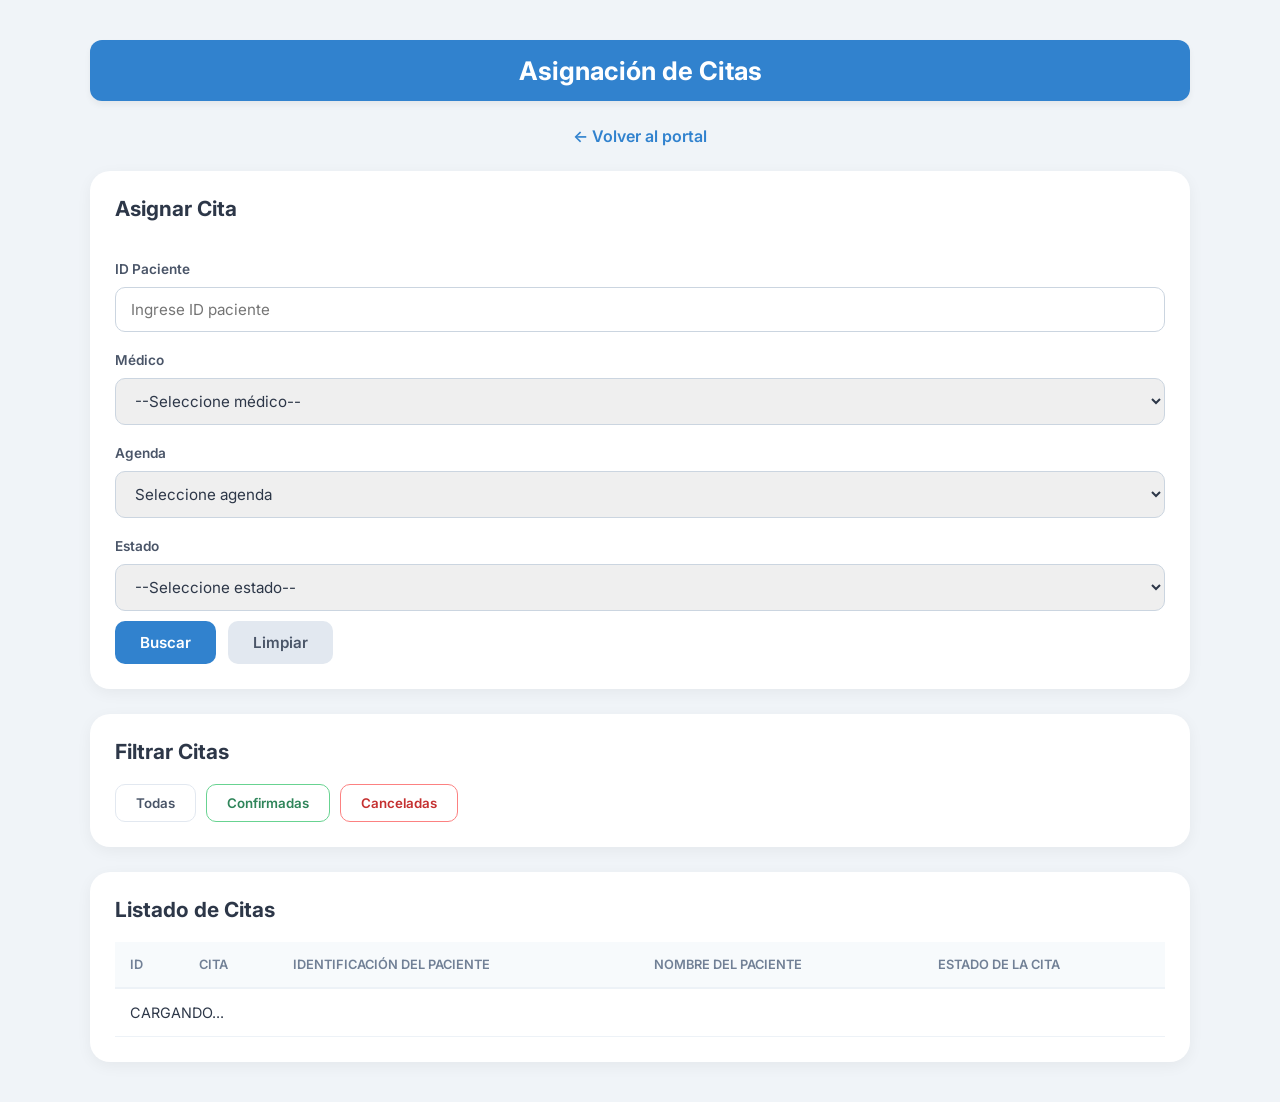
<file: asignacionCitas/asignacion.html>
<!DOCTYPE html>
<html lang="es">
<head>
    <meta charset="UTF-8">
     <link rel="shortcut icon" href="../img/favicon.png" type="image/x-icon">
    <title>Asignación de Citas</title>
    <link rel="stylesheet" href="../asignacionCitas/asignacion.css">
</head>
<body>

<main class="main">

    <div class="titulo">
        Asignación de Citas
    </div>

    <div class="volver">
        <a href="../portal/portal.html"> ← Volver al portal </a>
    </div>

    <div class="form-section">
    <h2>Asignar Cita</h2>

    <div class="form-grid">

        <div class="campo">
            <label>ID Paciente</label>
            <input type="text" id="buscarPaciente" placeholder="Ingrese ID paciente">
        </div>

        <div class="campo">
            <label>Médico</label>
            <select id="selectMedico" onchange="cargarAgendas()">
                <option value="">--Seleccione médico--</option>
            </select>
        </div>

        <div class="campo">
            <label>Agenda</label>
            <select id="selectAgenda">
                <option value="">--Seleccione agenda--</option>
            </select>
        </div>

        <div class="campo">
            <label>Estado</label>
            <select id="estadoCita">
                <option value="">--Seleccione estado--</option>
                <option value="confirmada">Confirmada</option>
                <option value="cancelada">Cancelada</option>
            </select>
        </div>

    </div>

    <div class="botones">
        <button onclick="buscar()">Buscar</button>
        <button onclick="limpiar()" type="button">Limpiar</button>
    </div>

</div>
    <!-- FILTROS -->
    <div class="form-section">
        <h2>Filtrar Citas</h2>

        <div class="filtros">
            <button onclick="cargarCitas('')" class="btn-filtro">Todas</button>
            <button onclick="cargarCitas('confirmada')" class="btn-filtro confirmar">Confirmadas</button>
            <button onclick="cargarCitas('cancelada')" class="btn-filtro cancelar">Canceladas</button>
        </div>
    </div>

    <!-- TABLA -->
    <div class="table-section">
        <h2>Listado de Citas</h2>

        <div class="tablaMedicos">
            <table>
                <thead>
                    <tr>
                        <th>ID</th>
                        <th>Cita</th>
                        <th>Identificación del Paciente</th>
                        <th>Nombre del paciente</th>
                        <th>Estado de la cita</th>
                    </tr>
                </thead>
                <tbody id="tablaCitas"></tbody>
            </table>
        </div>
    </div>

</main>

<script src="../asignacionCitas/asignacion.js"></script>
</body>
</html>
</file>
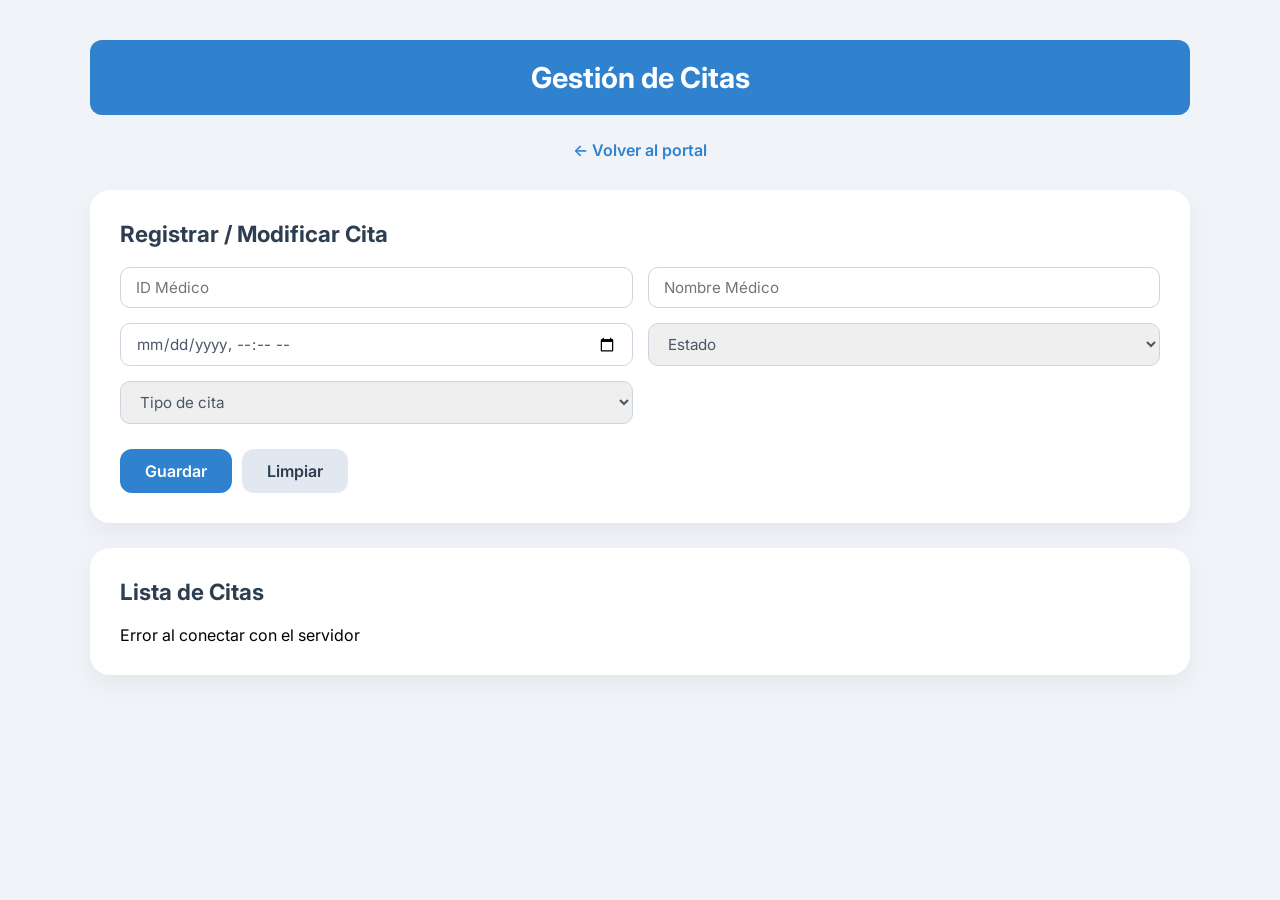
<file: citas/citas.html>
<!DOCTYPE html>
<html lang="es">
<head>
    <meta charset="UTF-8">
     <link rel="shortcut icon" href="../img/favicon.png" type="image/x-icon">
    <title>Gestión de Citas</title>
    <link rel="stylesheet" href="../citas/style.css">
</head>
<body>

    <h1>Gestión de Citas</h1>

    <div class="volver">
        <a href="../portal/portal.html">← Volver al portal</a>
    </div>

    <section id="formCitas">
        <h2>Registrar / Modificar Cita</h2>

        <form id="citaForm" action="../citas/guardarCita.php" method="post">
            <input type="hidden" id="citaEditandoId" name="citaEditandoId" value="">

            <div>
                <input type="text" id="medicoId" name="idMedico" placeholder="ID Médico" required>
            </div>

            <div>
                <input type="text" id="medicoNombre" name="nombre" placeholder="Nombre Médico" required>
            </div>

            <div>
                <input type="datetime-local" id="fecha" name="fechaHora" required>
            </div>

            <div>
                <select id="estadoCita" name="estado" required>
                    <option value="">Estado</option>
                    <option value="confirmada">Confirmada</option>
                    <option value="cancelada">Cancelada</option>
                </select>
            </div>

            <div>
                <select id="tipoCita" name="tipoCita" required>
                    <option value="">Tipo de cita</option>
                    <option value="general">General</option>
                    <option value="especializada">Especializada</option>
                </select>
            </div>

            <div class="botones">
                <button type="submit">Guardar</button>
                <button type="reset">Limpiar</button>
            </div>
        </form>
    </section>

    <section id="tablaCitas">
        <h2>Lista de Citas</h2>
        <div id="citasTabla"></div>
    </section>
    <script src="../citas/citas.js"></script>
</body>
</html>
</file>
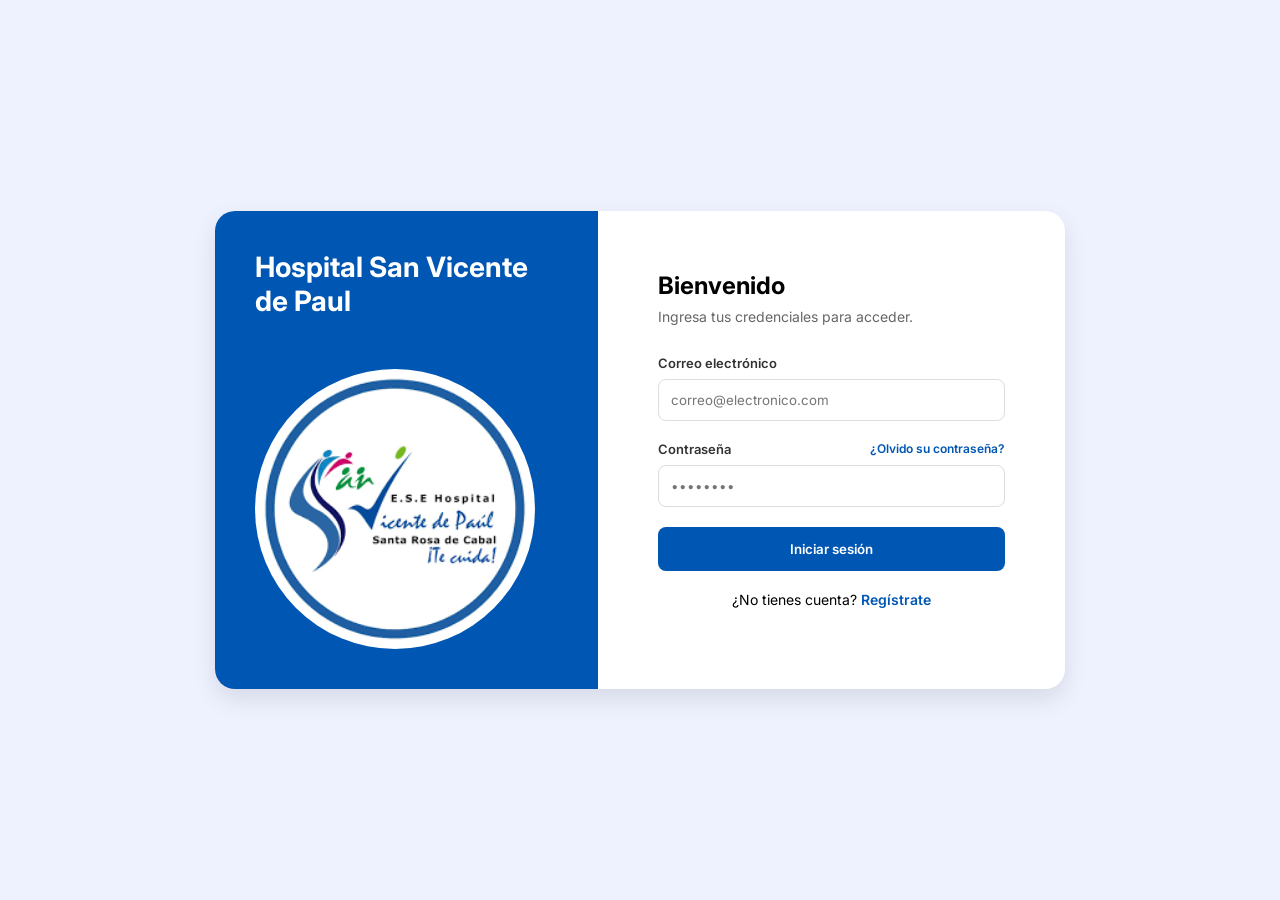
<file: login/login.html>
<!DOCTYPE html>
<html lang="es">
<head>
    <meta charset="UTF-8">
    <title>Login - Hospital San Vicente de Paul</title>
    <link rel="stylesheet" href="login.css">
    <link href="https://fonts.googleapis.com/css2?family=Inter:wght@400;600;700&display=swap" rel="stylesheet">
    <link rel="shortcut icon" href="../img/favicon.png" type="image/x-icon">
</head>
<body>

<div class="container">
    <div class="card">
        <div class="barra-color">
            <div class="logo">
                <h1>Hospital San Vicente de Paul</h1>
            </div>
            <img src="../img/favicon.png" width="40">
        </div>

        <div class="section-formulario">
            <h2>Bienvenido</h2>
            <p class="subtitulo">Ingresa tus credenciales para acceder.</p>

            <form action="../login/login.php" method="POST">
                <label>Correo electrónico</label>
                <input type="email" name="email" placeholder="correo@electronico.com" required>

                <div class="contraseña">
                    <label>Contraseña</label>
                    <a href="#">¿Olvido su contraseña?</a>
                </div>
                <input type="password" name="password" placeholder="••••••••" required>

                <button type="submit" class="boton-iniciar">Iniciar sesión</button>
            </form>

            <p class="texto-iniciar">¿No tienes cuenta?<a href="../registro/registro.html"> Regístrate</a></p>
        </div>
    </div>
</div>

</body>
</html>
</file>
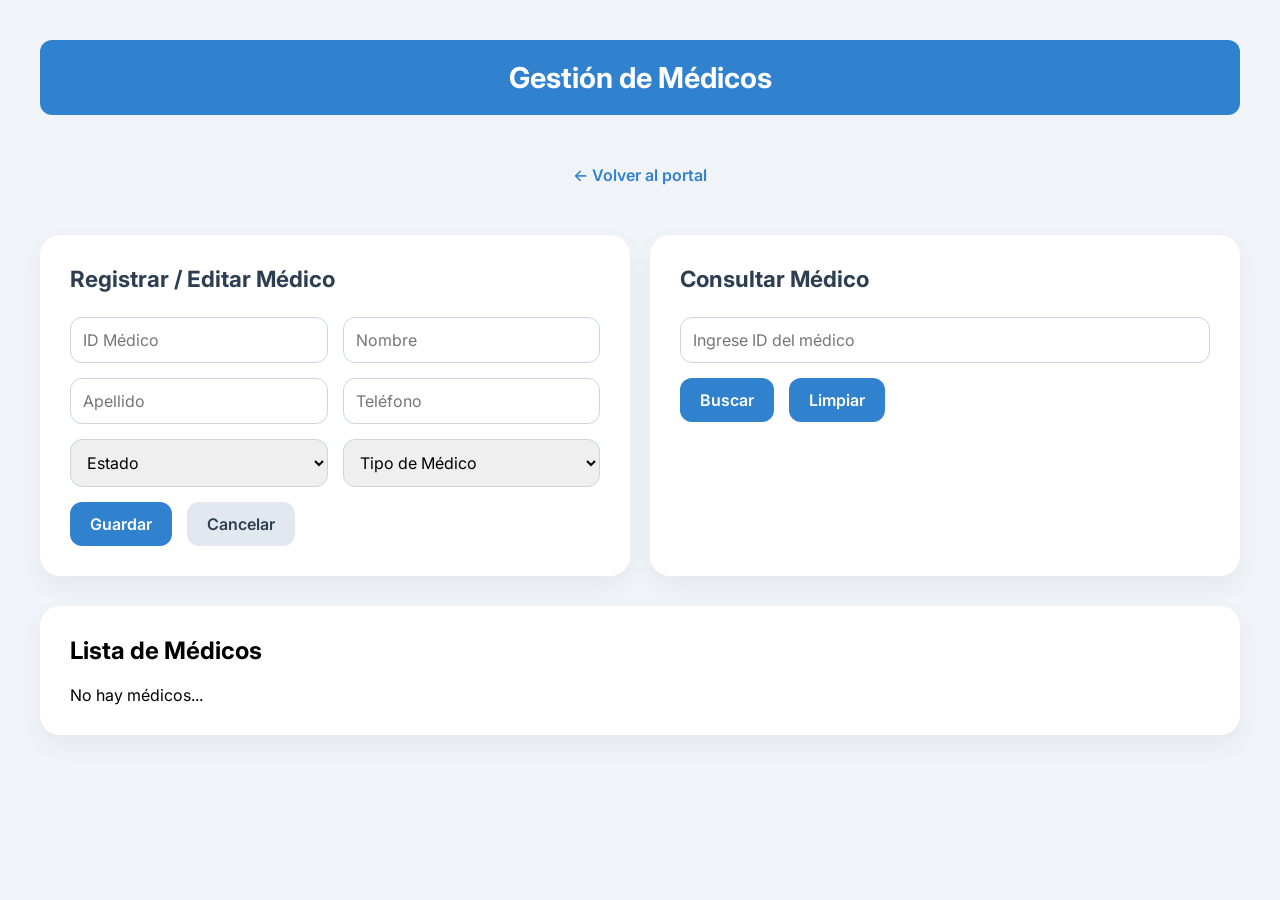
<file: medicos/medicos.html>
<!DOCTYPE html>
<html lang="es">
<head>
    <meta charset="UTF-8">
    <meta name="viewport" content="width=device-width, initial-scale=1.0">
    <title>Gestión de Médicos</title>
     <link rel="shortcut icon" href="../img/favicon.png" type="image/x-icon">
    <link rel="stylesheet" href="../medicos/medico.css">
</head>
<body>

<main class="main">

  
    <div class="titulo">
        Gestión de Médicos
    </div>
   
    <div class="volver">
        <a href="../portal/portal.html">← Volver al portal</a>
    </div>

    
    <div class="form-row">

        <section class="form-section izquierda">
            <h2>Registrar / Editar Médico</h2>
            <form id="formMedico" action="../medicos/guardarMedi.php" method="post">
                <input type="text" placeholder="ID Médico" id="idMedico" name="idMedico">
                <input type="text" placeholder="Nombre" id="nombre" name="nombre">
                <input type="text" placeholder="Apellido" id="apellido" name="apellido">
                <input type="text" placeholder="Teléfono" id="telefono" name="telefono">
                <select id="estado" name="estado">
                    <option value="">Estado</option>
                    <option value="Activo">Activo</option>
                    <option value="Inactivo">Inactivo</option>
                </select>
                <select id="tipoMedico" name="tipoMedico">
                    <option value="">Tipo de Médico</option>
                    <option value="general">General</option>
                    <option value="especialista">Especialista</option>
                </select>
                <div class="botones">
                    <button type="submit">Guardar</button>
                    <button type="reset" value="">Cancelar</button>
                </div>
            </form>
        </section>

    
        <section class="form-section derecha">
            <h2>Consultar Médico</h2>
            <input type="text" id="buscarId" placeholder="Ingrese ID del médico">
            <div class="botones">
                <button type="button" onclick="buscarMedi()">Buscar</button>
                <button type="button" onclick="limpiarBusqueda()">Limpiar</button>
            </div>
            <div id="resultadoMedico" class="resultado-paciente"></div>
        </section>

    </div>

    <section class="table-section">
        <h2>Lista de Médicos</h2>
        <div id="tablaMedicos"></div>
    </section>

</main>

<script src="../medicos/medico.js"></script>
</body>
</html>
</file>
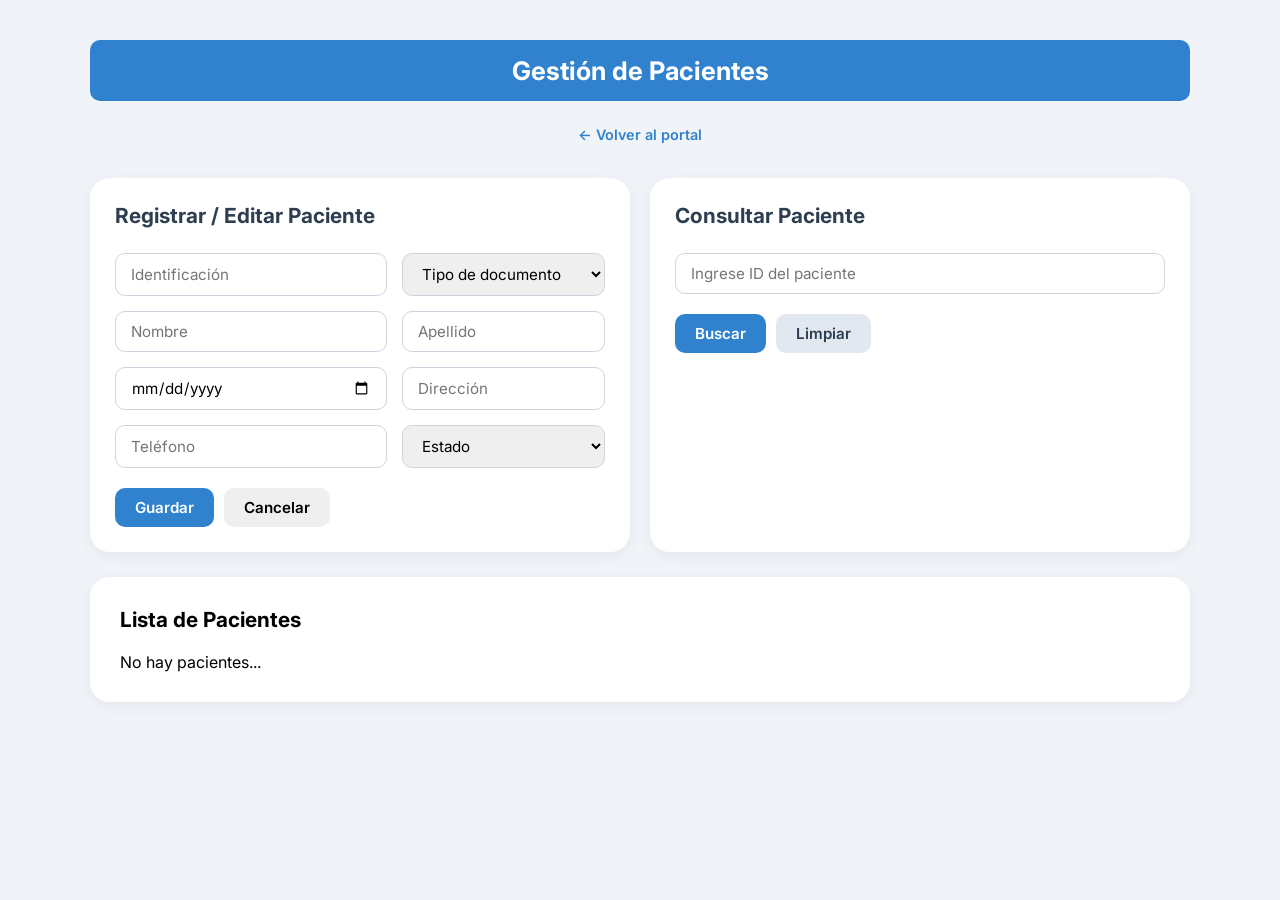
<file: pacientes/paciente.html>
<!DOCTYPE html>
<html lang="es">

<head>
    <meta charset="UTF-8">
    <meta name="viewport" content="width=device-width, initial-scale=1.0">
    <title>Gestión de Pacientes</title>
     <link rel="shortcut icon" href="../img/favicon.png" type="image/x-icon">
    <link rel="stylesheet" href="style.css">
</head>

<body>

    <main class="main">

        <h1 class="titulo">Gestión de Pacientes</h1>

        <div class="volver">
            <a href="../portal/portal.html">← Volver al portal</a>
        </div>

        <div class="form-row">

            <section class="form-section">
                <h2>Registrar / Editar Paciente</h2>

                <form id="formPaciente" action="guardar.php" method="post">
                    <input type="hidden" name="tipo" value="paciente">
                    <input type="text" placeholder="Identificación" id="identificacion" name="idPaciente">
                    
                    <select id="tipoDocumento" name="tipoIdenti">
                        <option value="">Tipo de documento</option>
                        <option value='CC'>CC</option>
                        <option value='TI'>TI</option>
                        <option value='CE'>CE</option>
                    </select>

                    <input type="text" placeholder="Nombre" id="nombre" name="nombre">
                    <input type="text" placeholder="Apellido" id="apellido" name="apellido">
                    <input type="date" id="fechaNacimiento" name="fechaNacimiento">
                    <input type="text" placeholder="Dirección" id="direccion" name="direccion">
                    <input type="text" placeholder="Teléfono" id="telefono" name="telefono">

                    <select id="estado" name="estado">
                        <option value="">Estado</option>
                        <option value='activo'>Activo</option>
                        <option value='inactivo'>Inactivo</option>
                    </select>

                    <div class="botones">
                        <button type="submit">Guardar</button>
                        <button type="reset" value="">Cancelar</button>
                    </div>
                </form>
            </section>

            <section class="form-section" id="buscarPacientes">
                <h2>Consultar Paciente</h2>
                <div>
                    <input type="text" id="buscarId" placeholder="Ingrese ID del paciente" style="margin-bottom: 15px;">

                    <div class="botones">
                        <button type="button" onclick="buscarPaciente()">Buscar</button>
                        <button type="button" onclick="limpiarBusqueda()">Limpiar</button>
                    </div>
                </div>

                <div id="resultadoPaciente" class="resultado-paciente"></div>
            </section>

        </div> <section class="table-section">
            <h2>Lista de Pacientes</h2>
            <div id="tablaPacientes" class="tablaMedicos">
                <p>No hay pacientes registrados actualmente.</p>
            </div>
        </section>

    </main>

    <script src="scripts.js"></script>
</body>

</html>
</file>
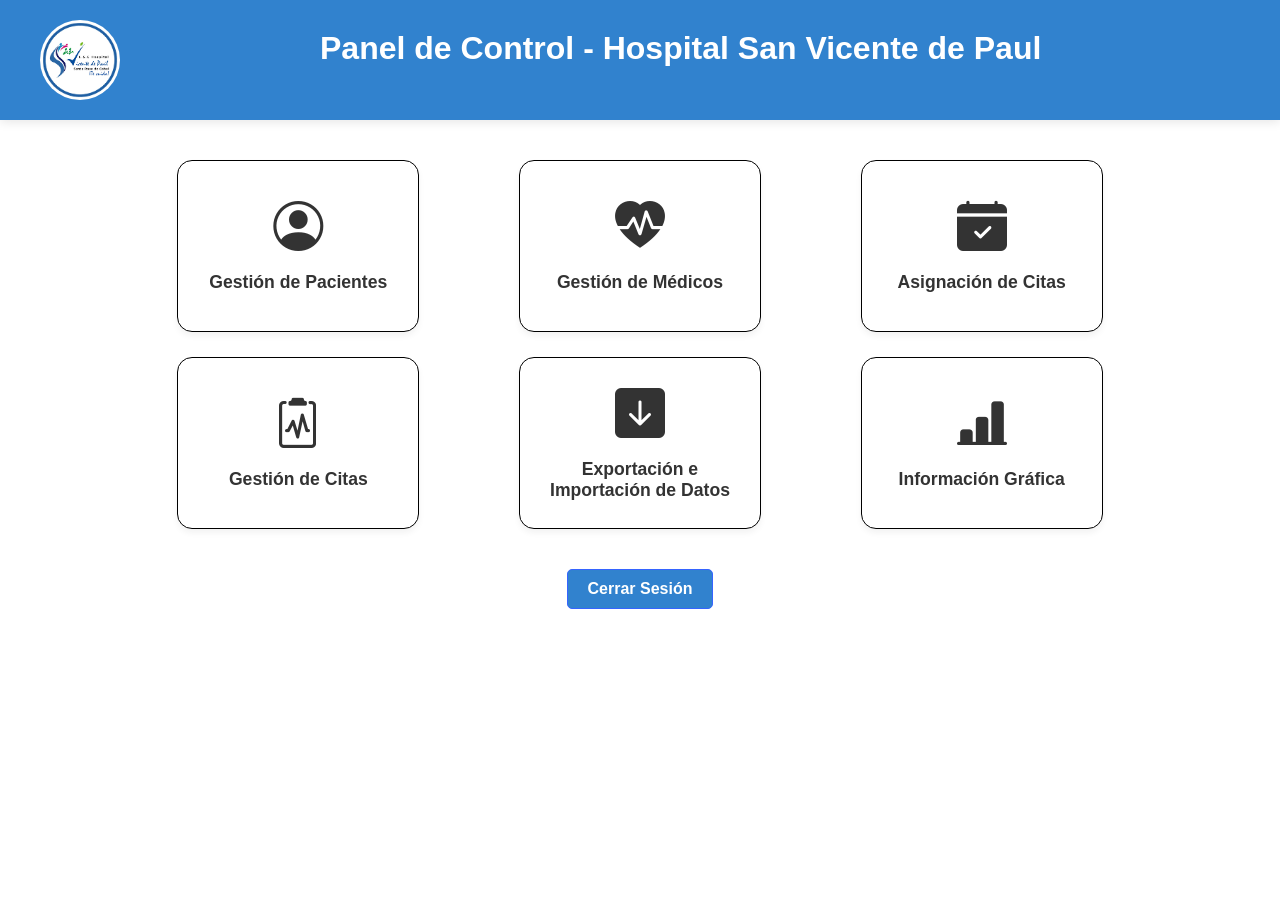
<file: portal/portal.html>
<!DOCTYPE html>
<html lang="es">
<head>
    <meta charset="UTF-8">
    <meta name="viewport" content="width=device-width, initial-scale=1.0">
    <link rel="stylesheet" href="https://cdn.jsdelivr.net/npm/bootstrap-icons@1.11.3/font/bootstrap-icons.min.css">
    <link rel="shortcut icon" href="../img/favicon.png" type="image/x-icon">
    <link rel="stylesheet" type="text/css" href="portal.css">
    <title>Panel de Control - Hospital San Vicente de Paul</title>
</head>
<body>

<header>
    <div><img src="../img/favicon.png" alt="Favicon"></div>
    <h1>Panel de Control - Hospital San Vicente de Paul</h1>
</header>

<div class="container">
    <a href="../pacientes/paciente.html" class="card">
        <div class="bi bi-person-circle icon"></div>
        <h3>Gestión de Pacientes</h3>
    </a>

    <a href="../medicos/medicos.html" class="card">
        <div class="icon bi bi-heart-pulse-fill"></div>
        <h3>Gestión de Médicos</h3>
    </a>

    <a href="../asignacionCitas/asignacion.html" class="card">
        <div class="icon bi bi-calendar-check-fill"></div>
        <h3>Asignación de Citas</h3>
    </a>

    <a href="../citas/citas.html" class="card">
        <div class="icon bi bi-clipboard2-pulse"></div>
        <h3>Gestión de Citas</h3>
    </a>

    <a href="../gestionDatos/importar_exportar.php" class="card">
        <div class="icon bi bi-arrow-down-square-fill"></div>
        <h3>Exportación e Importación de Datos</h3>
    </a>

    <a href="../graficos/graficos.php" class="card">
        <div class="icon bi bi-bar-chart-line-fill"></div>
        <h3>Información Gráfica</h3>
    </a>
</div>

<a href="../login/login.html" class="boton-cerrasSesion">Cerrar Sesión</a>

</body>
</html>
</file>
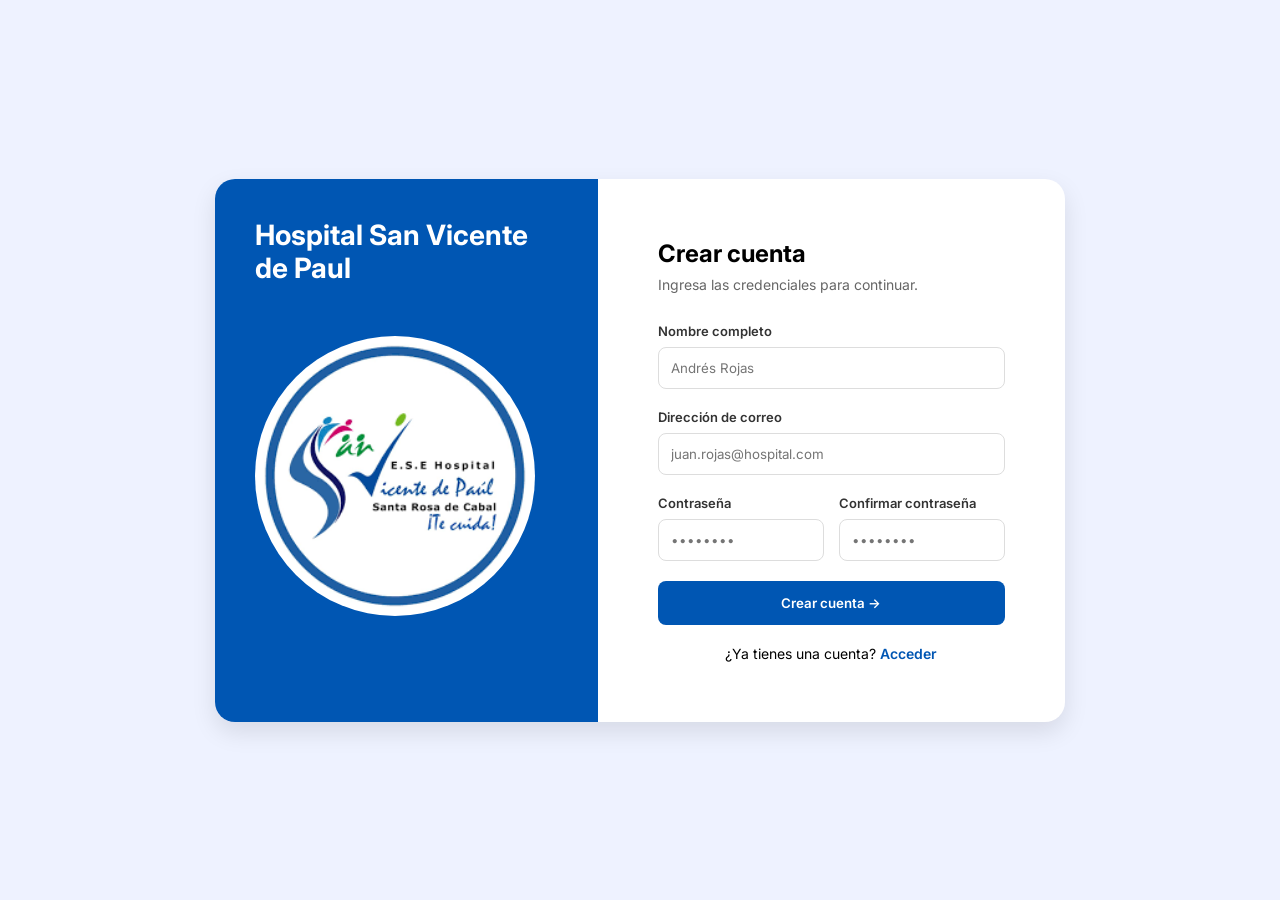
<file: registro/registro.html>
<!DOCTYPE html>
<html lang="es">
<head>
    <meta charset="UTF-8">
    <title>Registro - Hospital San Vicente de Paul</title>
    <link rel="stylesheet" href="../login/login.css">
    <link rel="stylesheet" href="registro.css">
    <link href="https://fonts.googleapis.com/css2?family=Inter:wght@400;500;600;700&display=swap" rel="stylesheet">
    <link rel="shortcut icon" href="../img/favicon.png" type="image/x-icon">
</head>
<body>

<div class="container">
    <div class="card">
        <div class="barra-color registro">
            <div class="logo">
                <h1>Hospital San Vicente de Paul</h1>
            </div>
            <img src="../img/favicon.png" width="40" >
        </div>

        <div class="section-formulario">
            <h2>Crear cuenta</h2>
            <p class="subtitulo">Ingresa las credenciales para continuar.</p>

            <form action="registro.php" method="POST">
                <label>Nombre completo</label>
                    <input type="text" name="fullname" placeholder="Andrés Rojas" required>
                

                <label>Dirección de correo</label>
                <input type="email" name="email" placeholder="juan.rojas@hospital.com" required>

                <div class="fila">
                    <div class="columna">
                        <label>Contraseña</label>
                        <input type="password" name="password" placeholder="••••••••" required>
                    </div>
                    <div class="columna">
                        <label>Confirmar contraseña</label>
                        <input type="password" name="confirm_password" placeholder="••••••••" required>
                    </div>
                </div>

                <button type="submit" class="boton-iniciar">Crear cuenta -></button>
            </form>

            <p class="texto-iniciar">¿Ya tienes una cuenta? <a href="../login/login.html">Acceder</a></p>
            
        </div>
    </div>
</div>

</body>
</html>
</file>
<file: asignacionCitas/asignacion.css>
@import url('https://fonts.googleapis.com/css2?family=Inter:wght@400;600;700&display=swap');

/* RESET GENERAL */
* {
    margin: 0;
    padding: 0;
    box-sizing: border-box;
    font-family: 'Inter', sans-serif;
}

body {
    background-color: #f0f4f8;
    display: flex;
    justify-content: center;
    padding: 40px 20px;
    min-height: 100vh;
}


.main {
    max-width: 1100px;
    width: 100%;
    display: flex;
    flex-direction: column;
    gap: 25px;
}


.titulo {
    background-color: #3182ce;
    color: white;
    font-size: 1.6rem;
    font-weight: 700;
    padding: 15px;
    border-radius: 12px;
    text-align: center;
    box-shadow: 0 4px 6px rgba(0,0,0,0.05);
}

.volver a {
    text-decoration: none;
    color: #3182ce;
    font-weight: 600;
    font-size: 1rem;
    text-align: center;
    display: block;
}

.form-section, .table-section {
    background: white;
    padding: 25px;
    border-radius: 20px;
    box-shadow: 0 4px 15px rgba(0,0,0,0.05);
}

.form-section h2, .table-section h2 {
    font-size: 1.3rem;
    color: #2d3748;
    margin-bottom: 20px;
}

.form-row {
    display: grid;
    grid-template-columns: 1fr 1fr;
    gap: 20px;
    margin-bottom: 20px;
}

.campo {
    display: flex;
    flex-direction: column;
}

.campo label {
    font-size: 0.85rem;
    font-weight: 600;
    color: #4a5568;
    margin-top: 20px;
    margin-bottom: 10px;
}
input, select {
    padding: 12px 15px;
    border-radius: 10px;
    border: 1px solid #cbd5e0;
    font-size: 0.95rem;
    width: 100%;
    color: #2d3748;
    outline-color: #3182ce;
}


.botones {
    display: flex;
    gap: 12px;
}

.botones button {
    padding: 12px 25px;
    border-radius: 10px;
    font-weight: 600;
    border: none;
    cursor: pointer;
    font-size: 0.95rem;
    transition: 0.2s;
    margin-top: 10px;
}

.botones button:first-child {
    background-color: #3182ce;
    color: white;
}

.botones button:last-child {
    background-color: #e2e8f0;
    color: #4a5568;
}

.botones button:hover {
    opacity: 0.9;
}


.filtros {
    display: flex;
    gap: 10px;
    flex-wrap: wrap;
}

.btn-filtro {
    padding: 10px 20px;
    border-radius: 10px;
    border: 1px solid #e2e8f0;
    background: white;
    color: #4a5568;
    font-weight: 600;
    cursor: pointer;
    transition: 0.2s;
}

.btn-filtro:hover {
    background-color: #f7fafc;
}

.btn-filtro.confirmar {
    border-color: #68d391;
    color: #2f855a;
}

.btn-filtro.confirmar:hover {
    background-color: #f0fff4;
}

.btn-filtro.cancelar {
    border-color: #fc8181;
    color: #c53030;
}

.btn-filtro.cancelar:hover {
    background-color: #fff5f5;
}

.tablaMedicos table {
    width: 100%;
    border-collapse: collapse;
}

.tablaMedicos th {
    background-color: #f7fafc;
    color: #718096;
    font-weight: 600;
    text-transform: uppercase;
    font-size: 0.8rem;
    padding: 15px;
    text-align: left;
    border-bottom: 2px solid #edf2f7;
}

.tablaMedicos td {
    padding: 15px;
    border-bottom: 1px solid #edf2f7;
    font-size: 0.9rem;
    color: #2d3748;
    text-transform: uppercase;
}

/* TABLET*/
@media (max-width: 900px) {

    .main {
        padding: 0 10px;
    }

    .form-row {
        grid-template-columns: 1fr; /* pasa a una columna */
    }

    .botones {
        flex-wrap: wrap;
    }

    .titulo {
        font-size: 1.4rem;
    }
}


/* CELULARES */
@media (max-width: 600px) {

    body {
        padding: 20px 10px;
    }

    .titulo {
        font-size: 1.2rem;
        padding: 12px;
        border-radius: 10px;
    }

    .form-section, .table-section {
        padding: 15px;
        border-radius: 15px;
    }

    .form-section h2, .table-section h2 {
        font-size: 1.1rem;
    }

    input, select {
        font-size: 0.9rem;
        padding: 10px;
    }

  
    .botones {
        flex-direction: column;
        width: 100%;
    }

    .botones button {
        width: 100%;
    }

    /* FILTROS */
    .filtros {
        flex-direction: column;
        gap: 8px;
    }

    .btn-filtro {
        width: 100%;
        text-align: center;
    }

    .tablaMedicos {
        overflow-x: auto;
    }

    .tablaMedicos table {
        min-width: 650px;
    }

    .tablaMedicos th,
    .tablaMedicos td {
        font-size: 0.8rem;
        padding: 10px;
    }

    .volver a {
        font-size: 0.9rem;
    }
}
</file>
<file: citas/style.css>
@import url('https://fonts.googleapis.com/css2?family=Inter:wght@400;600;700&display=swap');


* {
    margin: 0;
    padding: 0;
    box-sizing: border-box;
    font-family: 'Inter', sans-serif;
}

body {
 background-color: #f0f4f8;
    display: flex;
    flex-direction: column;
    align-items: center;
    padding: 40px 20px;
    min-height: 100vh;}

.volver {
    width: 100%;

    text-align: center;
    margin-bottom: 10px;
}
.volver a {
    text-decoration: none;
    color: #3182ce;
    font-weight: 600;
    margin-bottom: 20px;
    display: inline-block;
    
}

.volver a:hover {
    color: #2b6cb0;
}




h1 {
    background-color: #3182ce;
    color: white;
    font-size: 1.8rem;
    font-weight: 700;
    padding: 20px;
    border-radius: 12px;
    text-align: center;
    width: 100%;
    max-width: 1100px;
    margin-bottom: 25px;
}
section {
    background: white;
    padding: 30px;
    border-radius: 20px;
    box-shadow: 0 10px 25px rgba(0,0,0,0.05);
    width: 100%;
    max-width: 1100px;
    margin-bottom: 25px;
}

section h2 {
    font-size: 1.4rem;
    color: #2c3e50;
    margin-bottom: 20px;
}

#citaForm {
    display: grid;
    grid-template-columns: repeat(2, 1fr);
    gap: 15px;
}

#citaForm div {
    width: 100%;
}

input, select {
    padding: 12px;
    border-radius: 12px;
    border: 1px solid #cbd5e0;
    font-size: 1rem;
    width: 100%;
    outline-color: #3182ce;
    color: #4a5568;
}


.botones {
    display: flex;
    gap: 15px;
    grid-column: span 2; 
    margin-top: 10px;
}

.botones button {
    padding: 12px 25px;
    border-radius: 12px;
    font-weight: 600;
    border: none;
    cursor: pointer;
    font-size: 1rem;
    transition: 0.3s;
}

/* Botón Guardar */
button[type="submit"] {
    background-color: #3182ce;
    color: white;
}

button[type="submit"]:hover {
    background-color: #2b6cb0;
}

/* Botón Limpiar */
button[type="reset"] {
    background-color: #e2e8f0;
    color: #2c3e50;
}

button[type="reset"]:hover {
    background-color: #cbd5e0;
}


#citasTabla table {
    width: 100%;
    border-collapse: collapse;
}

#citasTabla th {
    background-color: #f7fafc;
    font-weight: 600;
    color: #2c3e50;
    text-transform: uppercase;
    padding: 12px 15px;
    text-align: left;
    border-bottom: 2px solid #e2e8f0;
}

#citasTabla td {
    padding: 12px 15px;
    text-align: left;
    border-bottom: 1px solid #e2e8f0;
    text-transform: uppercase;
    color: #4a5568;
    font-size: 0.9rem;
}

.btn-eliminar, .btn-modificar {
    background-color: #3182ce;
    color: white;
    border: none;
    padding: 8px 16px;
    border-radius: 12px;
    cursor: pointer;
    font-weight: 600;
    font-size: 0.85rem;
    margin-right: 5px;
}

.btn-eliminar {
    background-color: #e53e3e;
}


form {
    display: grid;
    grid-template-columns: repeat(2, 1fr);
    gap: 15px;
}


.campo {
    display: flex;
    flex-direction: column;
}


.campo label {
    font-size: 0.85rem;
    font-weight: 600;
    color: #4a5568;
    margin-bottom: 5px;
}


input, select {
    padding: 10px 15px;
    border-radius: 10px;
    border: 1px solid #cbd5e0;
    font-size: 0.95rem;
    outline: none;
    transition: 0.2s;
}

input:focus, select:focus {
    border-color: #3182ce;
    box-shadow: 0 0 0 3px rgba(49,130,206,0.2);
}


input:disabled {
    background: #edf2f7;
    color: #718096;
}

.botones {
    grid-column: span 2;
    display: flex;
    gap: 10px;
}



/* CELULARES*/
@media (max-width: 600px) {

    body {
        padding: 20px 10px;
    }

    h1 {
        font-size: 1.3rem;
        padding: 12px;
        border-radius: 10px;
    }

    section {
        padding: 15px;
        border-radius: 15px;
    }

    section h2 {
        font-size: 1.2rem;
    }

    input, select {
        font-size: 0.9rem;
        padding: 10px;
    }

  
    .botones {
        flex-direction: column;
        width: 100%;
    }

    .botones button {
        width: 100%;
    }

    
    #citasTabla {
        overflow-x: auto;
    }

    #citasTabla table {
        min-width: 650px; 
    }

  
    .btn-eliminar,
    .btn-modificar {
        display: block;
        width: 100%;
        margin-bottom: 5px;
        text-align: center;
    }

    .volver a {
        font-size: 0.9rem;
    }
}

/* TABLET */
@media (max-width: 900px) {

    section {
        padding: 20px;
    }

    #citaForm {
        grid-template-columns: 1fr; /* una sola columna */
    }

    .botones {
        flex-wrap: wrap;
    }

    h1 {
        font-size: 1.5rem;
        padding: 15px;
    }
}
</file>
<file: login/login.css>
* { box-sizing: border-box; font-family: 'Inter', sans-serif; margin: 0; padding: 0; }

body {
    background-color: #eef2ff; 
    display: flex;
    justify-content: center;
    align-items: center;
    height: 100vh;
}

.card {
    background: white;
    display: flex;
    width: 850px;
    border-radius: 20px;
    overflow: hidden;
    box-shadow: 0 10px 25px rgba(0,0,0,0.1);
}

.barra-color {
    background-color: #0056b3;
    color: white;
    width: 45%;
    padding: 40px;
    display: flex;
    flex-direction: column;
}

img {width: 280px; height: auto; border-radius: 50%; object-fit: cover;
    margin-top: 30px; align-items: center;}

.barra-color h1 { font-size: 28px; margin-bottom: 20px; line-height: 1.2; }

.barra-color p { font-size: 14px; opacity: 0.8; line-height: 1.6; }

.section-formulario { width: 55%; padding: 60px; }

h2 { font-size: 24px; margin-bottom: 8px; }

.subtitulo { color: #666; font-size: 14px; margin-bottom: 30px; }

label { display: block; font-size: 13px; font-weight: 600; margin-bottom: 8px; color: #333; }

input[type="email"], input[type="password"] , input[type="text"] {
    width: 100%;
    padding: 12px;
    margin-bottom: 20px;
    border: 1px solid #ddd;
    border-radius: 8px;
    outline: none;
}

.contraseña { display: flex; justify-content: space-between; }

.contraseña a { font-size: 12px; color: #0056b3; text-decoration: none; font-weight: 600; }

.boton-iniciar {
    width: 100%;
    padding: 14px;
    background-color: #0056b3;
    color: white;
    border: none;
    border-radius: 8px;
    font-weight: 600;
    cursor: pointer;
}

.texto-iniciar { text-align: center; font-size: 14px; margin-top: 20px; }
.texto-iniciar a { color: #0056b3; text-decoration: none; font-weight: 600; }
</file>
<file: medicos/medico.css>
@import url('https://fonts.googleapis.com/css2?family=Inter:wght@400;600;700&display=swap');


* {
    margin: 0;
    padding: 0;
    box-sizing: border-box;
    font-family: 'Inter', sans-serif;
}

body {
    background-color: #f0f4f8;
    display: flex;
    justify-content: center;
    padding: 40px 20px;
}

.main {
    max-width: 1200px;
    width: 100%;
    display: flex;
    flex-direction: column;
    gap: 30px;
}

.titulo {
    background-color: #3182ce;
    color: white;
    font-size: 1.8rem;
    font-weight: 700;
    padding: 20px;
    border-radius: 12px;
    margin-bottom: 20px;
    text-align: center;
}


.volver a {
    text-decoration: none;
    color: #3182ce;
    font-weight: 600;
    margin-bottom: 20px;
    text-align: center;
    display: block;
}

.volver a:hover {
    color: #2b6cb0;
}

.form-row {
    display: flex;
    gap: 20px;
    flex-wrap: wrap;
}


.form-section {
    background: white;
    padding: 30px;
    border-radius: 20px;
    box-shadow: 0 10px 25px rgba(0,0,0,0.05);
    display: flex;
    flex-direction: column;
    gap: 15px;
    flex: 1;
    min-width: 300px;
}

.form-section h2 {
    font-size: 1.4rem;
    color: #2c3e50;
    margin-bottom: 10px;
}

form {
    display: grid;
    grid-template-columns: repeat(2, 1fr);
    gap: 15px;
}

input, select {
    padding: 12px;
    border-radius: 12px;
    border: 1px solid #cbd5e0;
    font-size: 1rem;
    width: 100%;
}

.botones {
    display: flex;
    gap: 15px;
    flex-wrap: wrap;
}

.botones button {
    padding: 12px 20px;
    border-radius: 12px;
    font-weight: 600;
    border: none;
    cursor: pointer;
    font-size: 1rem;
    
}

.botones button {
    background-color: #3182ce;
    color: white;
}

.botones button[type="submit"]:hover, .botones button[type="button"]:hover {
    background-color: #2b6cb0;
}

button[type="reset"] {
    background-color: #e2e8f0;
    color: #2c3e50;
}

button[type="reset"]:hover {
    background-color: #cbd5e0;
}


.table-section {
    background: white;
    padding: 30px;
    border-radius: 20px;
    box-shadow: 0 10px 25px rgba(0,0,0,0.05);
}

.table-section h2 {
    margin-bottom: 20px;
}

.tablaMedicos table {
    width: 100%;
    border-collapse: collapse;
}

.tablaMedicos th, .tablaMedicos td {
    padding: 12px 15px;
    text-align: left;
    border-bottom: 1px solid #e2e8f0;
}

.tablaMedicos th {
    background-color: #f7fafc;
    font-weight: 600;
    color: #2c3e50;
}

.tablaMedicos .acciones {
    display: flex;
    gap: 10px;
    
}

.tablaMedicos th{
    text-transform: uppercase;
    width: 300;
}

.tablaMedicos td{
    text-transform: uppercase;

}
.tabla-boton {
    background-color: #3182ce;
    color: white;
    border: none;
    padding: 8px 16px;
    border-radius: 12px;
    cursor: pointer;
    font-weight: 600;
    font-size: 0.9rem;
}

.tabla-boton:hover {
    background-color: #2b6cb0;
}

.btn-eliminar, .btn-modificar{
    background-color: #3182ce;
    color: white;
    border: none;
    padding: 8px 16px;
    border-radius: 12px;
    cursor: pointer;
    font-weight: 600;
    font-size: 0.9rem;
}

.resultado-consulta{
    padding: 12px 15px;
    text-align: left;
    border: 1px solid #c4c4c4;
    border-radius: 10px;
   
    p{
        text-transform:capitalize;
    }
}


.campo {
    display: flex;
    flex-direction: column;
}

.campo label {
    font-size: 0.85rem;
    color: #4a5568;
    margin-bottom: 5px;
    font-weight: 600;
}

/*
   TABLET (pantallas medianas)
 */
@media (max-width: 900px) {

    .form-row {
        flex-direction: column; 
    }

    form {
        grid-template-columns: 1fr; 
    }

    .main {
        padding: 0 10px;
    }
}


/* =========================
   CELULARES (pantallas pequeñas)
========================= */
@media (max-width: 600px) {

    body {
        padding: 20px 10px;
    }

    .titulo {
        font-size: 1.4rem;
        padding: 15px;
    }

    .form-section {
        padding: 20px;
    }

    input, select {
        font-size: 0.9rem;
        padding: 10px;
    }

    /* BOTONES */
    .botones {
        flex-direction: column;
        width: 100%;
    }

    .botones button {
        width: 100%;
    }

    .tablaMedicos {
        overflow-x: auto; /* scroll horizontal */
    }

    .tablaMedicos table {
        min-width: 600px; /* evita que se rompa */
    }

    /* BOTONES DE ACCIONES */
    .tablaMedicos .acciones {
        flex-direction: column;
        gap: 5px;
    }

    .tabla-boton,
    .btn-eliminar,
    .btn-modificar {
        width: 100%;
        text-align: center;
    }
}
</file>
<file: pacientes/style.css>
@import url('https://fonts.googleapis.com/css2?family=Inter:wght@400;600;700&display=swap');

/* RESET */
* {
    margin: 0;
    padding: 0;
    box-sizing: border-box;
    font-family: 'Inter', sans-serif;
}

/* BODY */
body {
    background-color: #f0f4f8;
    display: flex;
    justify-content: center;
    padding: 40px 20px;
}

/* MAIN */
.main {
    max-width: 1100px;
    width: 100%;
    display: flex;
    flex-direction: column;
    gap: 25px;
}

/* TITULO */
.titulo {
    background-color: #3182ce;
    color: white;
    font-size: 1.6rem;
    font-weight: 700;
    padding: 15px;
    border-radius: 10px;
    text-align: center;
}

.campo {
    display: flex;
    flex-direction: column;
}

/* LABEL */
.campo label {
    font-size: 0.85rem;
    color: #4a5568;
    margin-bottom: 5px;
    font-weight: 600;
}

.card {
    background: white;
    border-radius: 20px;
    padding: 30px;
    box-shadow: 0 15px 35px rgba(0,0,0,0.08);
    display: flex;
    flex-direction: column;
    gap: 20px;
}

/* BOTON VOLVER */
.volver a {
    text-decoration: none;
    color: #3182ce;
    font-weight: 600;
    font-size: 0.9rem;
    margin-bottom: 10px;
    text-align: center;
    display: block;
}

.volver a:hover {
    color: #2b6cb0;
}

/* FORMULARIOS LADO A LADO */
.form-row {
    display: flex;
    gap: 20px;
    flex-wrap: wrap;
}

/* SECCIONES (Tarjetas blancas) */
.form-section {
    background: white;
    padding: 25px;
    border-radius: 20px;
    box-shadow: 0 4px 15px rgba(0,0,0,0.05);
    display: flex;
    flex-direction: column;
    gap: 15px;
    flex: 1;
    min-width: 300px;
}

.form-section h2 {
    font-size: 1.3rem;
    color: #2c3e50;
    margin-bottom: 10px;
}

form {
    display: grid;
    gap: 15px;
}

input, select {
    padding: 10px 15px;
    border-radius: 10px;
    border: 1px solid #cbd5e0;
    font-size: 0.95rem;
    width: 100%;
    outline-color: #3182ce;
}

.botones {
    display: flex;
    gap: 10px;
    grid-column: span 2;
    margin-top: 5px;
}

.botones button {
    padding: 10px 20px;
    border-radius: 10px;
    font-weight: 600;
    border: none;
    cursor: pointer;
    font-size: 0.95rem;
    transition: 0.2s;
}

.botones button:first-child {
    background-color: #3182ce;
    color: white;
}

.botones button:first-child:hover {
    background-color: #2b6cb0;
}

.botones button[type="button"]:last-child {
    background-color: #e2e8f0;
    color: #2c3e50;
}

.botones button[type="button"]:last-child:hover {
    background-color: #cbd5e0;
}


.table-section {
    background: white;
    padding: 30px;
    border-radius: 20px;
    box-shadow: 0 4px 15px rgba(0,0,0,0.05);
}

.table-section h2 {
    font-size: 1.3rem;
    margin-bottom: 20px;
}

.tablaMedicos table {
    width: 100%;
    border-collapse: collapse;
}

.tablaMedicos th {
    background-color: #f7fafc;
    font-weight: 600;
    color: #718096;
    text-transform: uppercase;
    font-size: 0.85rem;
    padding: 12px 15px;
    text-align: left;
    border-bottom: 2px solid #edf2f7;
}

.tablaMedicos td {
    padding: 12px 15px;
    text-align: left;
    border-bottom: 1px solid #edf2f7;
    font-size: 0.9rem;
    color: #2d3748;
    text-transform: uppercase;
}

.acciones {
    display: flex;
    gap: 8px;
}


.btn-eliminar, .btn-modificar {
    padding: 6px 14px;
    border-radius: 8px;
    cursor: pointer;
    font-weight: 600;
    font-size: 0.85rem;
    border: none;
    color: white;
    transition: 0.2s;
}

.btn-eliminar {
    background-color: #3182ce; /* Azul como en tu imagen */
}

.btn-eliminar:hover {
    background-color: #2b6cb0;
}

.btn-modificar {
    background-color: #3182ce;
}

.btn-modificar:hover {
    background-color: #2b6cb0;
}



.resultado-consulta{
    padding: 12px 15px;
    text-align: left;
    border: 1px solid #c4c4c4;
    border-radius: 10px;
   
    p{
        text-transform:capitalize;
    }
}

.forms{
    max-width: 1100px;
    width: 100%;
    display: flex;
    flex-direction: column;
    gap: 25px;
    max-width: 700px;
    margin: auto;
}


/* =========================
   RESPONSIVE - TABLETS
========================= */
@media (max-width: 900px) {

    .main {
        padding: 0 10px;
    }

    .form-row {
        flex-direction: column;
    }

    .form-section {
        width: 100%;
    }

    form {
        grid-template-columns: 1fr; /* una sola columna */
    }

    .botones {
        flex-direction: row;
        flex-wrap: wrap;
    }
}


/* =========================
   RESPONSIVE - CELULARES
========================= */
@media (max-width: 600px) {

    body {
        padding: 20px 10px;
    }

    .titulo {
        font-size: 1.3rem;
        padding: 12px;
    }

    .form-section {
        padding: 20px;
    }

    input, select {
        font-size: 0.9rem;
        padding: 10px;
    }

    .botones {
        flex-direction: column; /* botones uno debajo del otro */
        width: 100%;
    }

    .botones button {
        width: 100%;
    }

    /* TABLA SCROLL */
    .tablaMedicos {
        overflow-x: auto;
    }

    .tablaMedicos table {
        min-width: 600px; /* evita que se dañe */
    }

    /* BOTONES DE TABLA */
    .acciones {
        flex-direction: column;
        gap: 5px;
    }

    .btn-eliminar, .btn-modificar {
        width: 100%;
        text-align: center;
    }
}
</file>
<file: portal/portal.css>
body {
    font-family: 'Segoe UI', Tahoma, Geneva, Verdana, sans-serif;
    background-image: linear-gradient(rgba(148, 147, 147, 0.8)), url('../img/hospital-san-vicente-de-paul.webp');
    background-size: cover;
    background-position: center;
    background-repeat: no-repeat;
    
    margin: 0;
    display: flex;
    flex-direction: column;
    align-items: center;
    min-height: 100vh;
}


header {
    background-color: #3182ce;            
    color: white;
    width: 100%;
    box-shadow: 0 2px 10px rgba(0,0,0,0.1);
    margin-bottom: 40px;
    display: flex;

    h1{
        margin: 30px 160px;
    }
}

img {
    display: flex;
    width: 80px;
    border-radius: 50%;
    object-fit: cover;
    margin: 20px 40px;
    align-items: center;
    height: auto;
}


.container {
    display: grid;
    grid-template-columns: repeat(auto-fit, minmax(250px, 1fr));
    gap: 25px;
    width: 90%;
    max-width: 1000px;
    justify-items: center;
}

.card {
    background-color: white;
    width: 220px;
    height: 150px;
    display: flex;
    flex-direction: column;
    justify-content: center;
    align-items: center;
    border-radius: 15px;
    text-decoration: none;
    color: #333;
    transition: transform 0.3s ease, box-shadow 0.3s ease;
    box-shadow: 0 4px 6px rgba(0,0,0,0.05);
    border: 1px solid black;
    text-align: center;
    padding: 10px;
}

.card:hover {
    transform: translateY(-10px);
    box-shadow: 0 10px 20px rgba(0,0,0,0.1);
    background-color: #0056B3;
    color: white;
    border-color: rgb(9, 25, 252);
}

.icon {
    font-size: 50px;
    margin-bottom: 15px;
}
.card h3 {
    margin: 0;
    font-size: 1.1em;
    font-weight: 600;
}

.boton-cerrasSesion {
    margin-top: 40px;
    text-decoration: none;
    color: white;
    font-weight: bold;
    padding: 10px 20px;
    border: 1px solid #3564ff;
    border-radius: 5px;
    background-color: #3182ce;
}

.boton-cerrasSesion:hover{
    background-color:#2b6cb0 ;
}
</file>
<file: registro/registro.css>
.registro {
    background-color: #0056b3;
    background-size: cover;
    background-position: center;
}

.barra-color .contenido {
    margin-top: auto; 
}

.fila {
    display: flex;
    gap: 15px;
}

.columna {
    flex: 1;
}

.boton-iniciar {
    display: flex;
    justify-content: center;
    align-items: center;
    gap: 10px;
}
</file>
